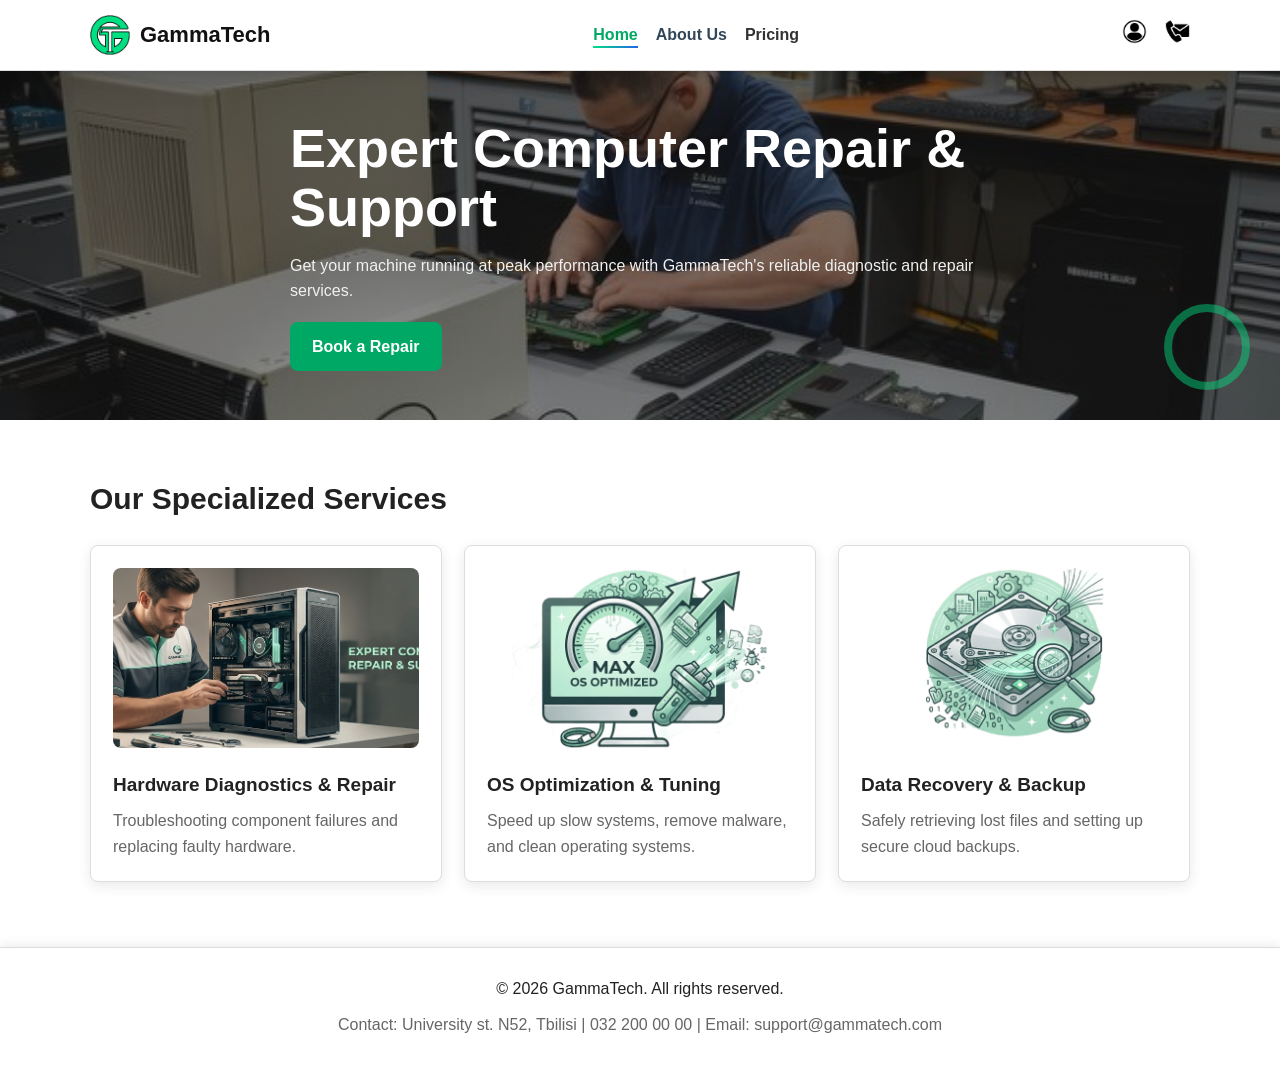
<file: index.html>
﻿<!DOCTYPE html>
<html lang="en">
<head>
    <meta charset="UTF-8">
    <meta name="viewport" content="width=device-width, initial-scale=1.0">
    <title>GammaTech | Home</title>
    <link rel="stylesheet" href="style.css">
    <link rel="icon" type="image/png" href="assets/GammaTechLogo.png">
</head>
<body>

    <header class="main-header">
        <div class="container">
            <h1 class="logo">
                <a href="index.html">
                    <img class="companyLogo" src="assets/GammaTechLogo.png" alt="">GammaTech</a>
            </h1>
            <nav class= "main-nav" aria-label="Main Navigation">
                <ul>
                    <li><a href="index.html" class="active">Home</a></li>
                    <li><a href="about.html">About Us</a></li>
                    <li><a href="pricing.html">Pricing</a></li>
                </ul>
            </nav>
            <nav class="user-actions-nav" aria-label="User Actions">
                <ul>
                    <li><a class="icons" href="login.html"><img class="icons login" src="assets/avatar.png" alt="Login"></a></li>
                    <li><a class="icons" href="contact.html"><img class="icons contact" src="assets/contact-us.png" alt="Contact"></a></li>
                </ul>
            </nav>
        </div>
    </header>

    <main>
        <section class="hero">
            <div class="hero-text">
                <h2>Expert Computer Repair & Support</h2>
                <p>Get your machine running at peak performance with GammaTech's reliable diagnostic and repair services.</p>
                <a href="pricing.html#pricing-tiers" class="btn">Book a Repair</a>
            </div>
        </section>

        <section class="featured">
            <h3>Our Specialized Services</h3>
            <div class="grid-layout">
                <article class="card">
                    <img src="assets/hardware-repair.png" alt="Hardware Repair picture">
                    <h4>Hardware Diagnostics & Repair</h4>
                    <p>Troubleshooting component failures and replacing faulty hardware.</p>
                </article>
                <article class="card">
                    <img src="assets/osoptimizationt.png" alt="OS Optimization Icon">
                    <h4>OS Optimization & Tuning</h4>
                    <p>Speed up slow systems, remove malware, and clean operating systems.</p>
                </article>
                <article class="card">
                    <img src="assets/data-recovery.png" alt="Data Recovery Icon">
                    <h4>Data Recovery & Backup</h4>
                    <p>Safely retrieving lost files and setting up secure cloud backups.</p>
                </article>
            </div>
        </section>
    </main>

    <footer>
        <p>&copy; 2026 GammaTech. All rights reserved.</p>
        <p>Contact: University st. N52, Tbilisi | 032 200 00 00 | Email: support@gammatech.com</p>
    </footer>

</body>
</html>
</file>
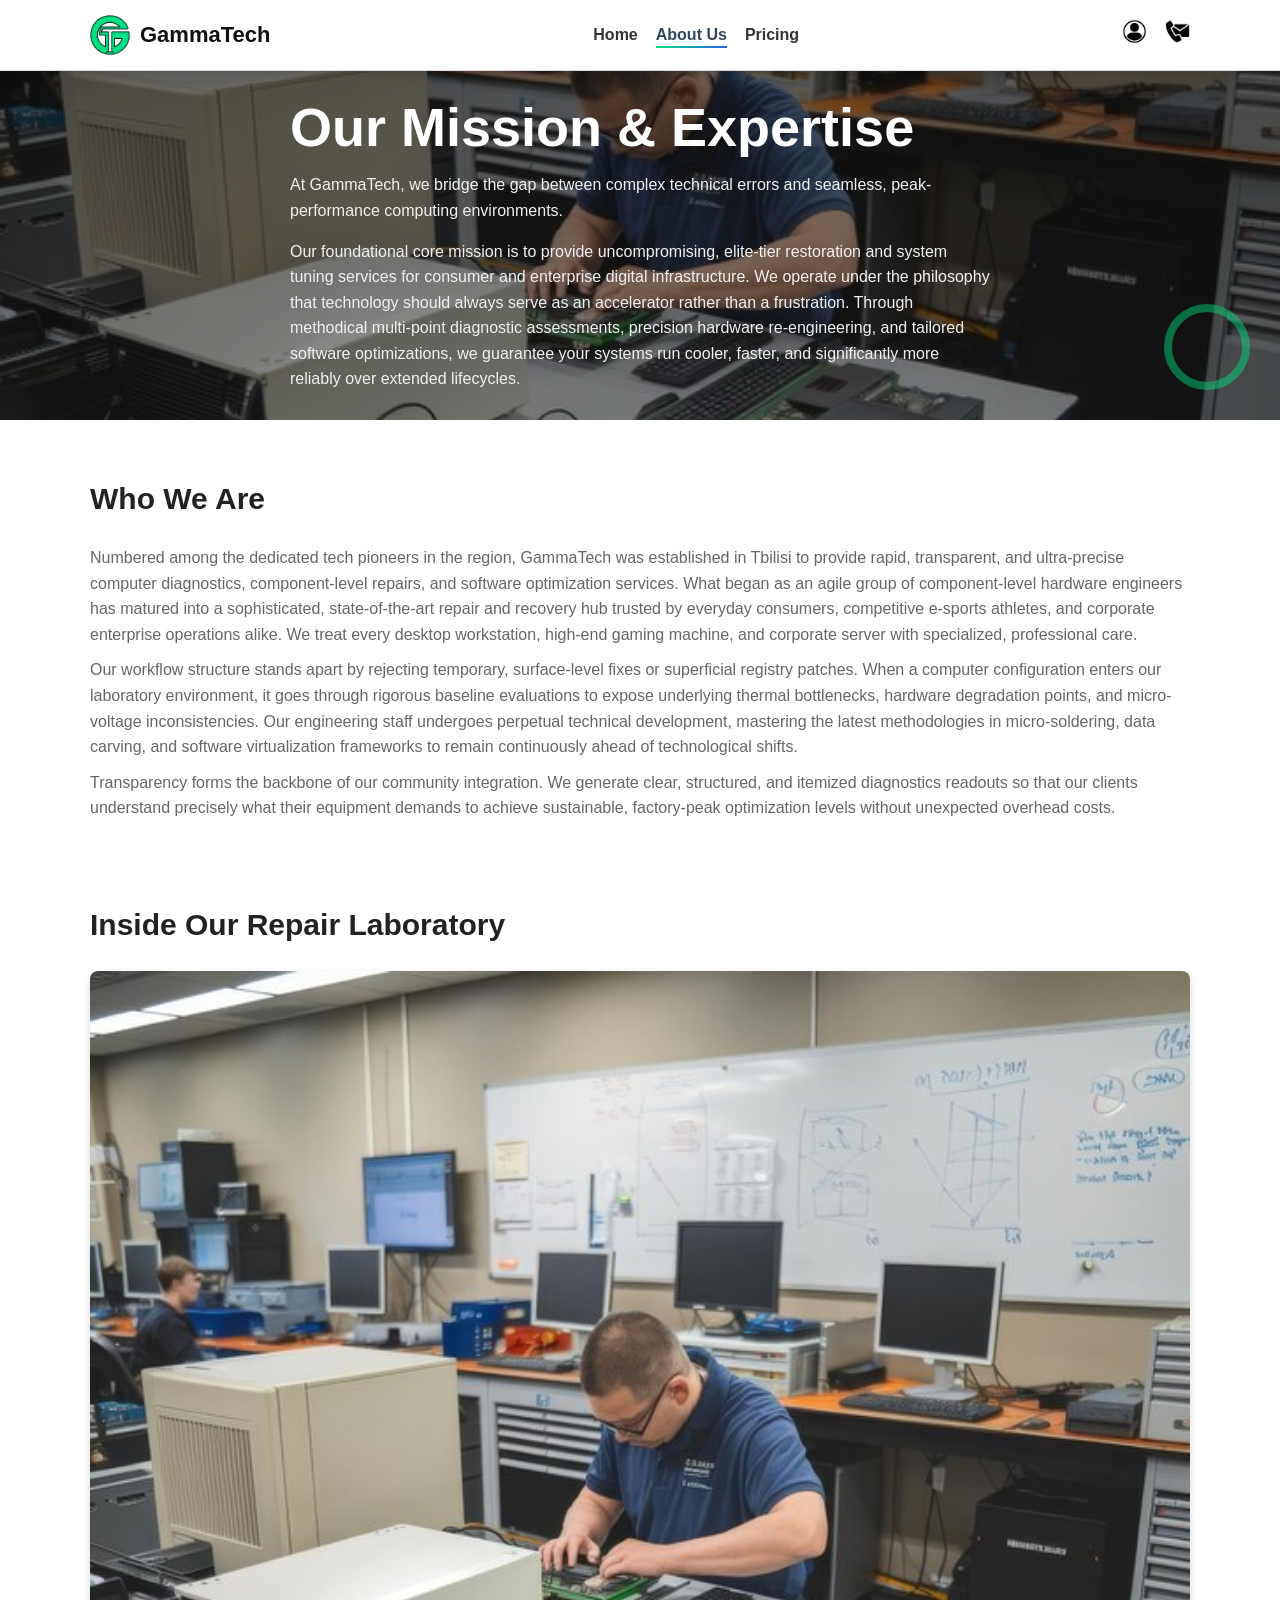
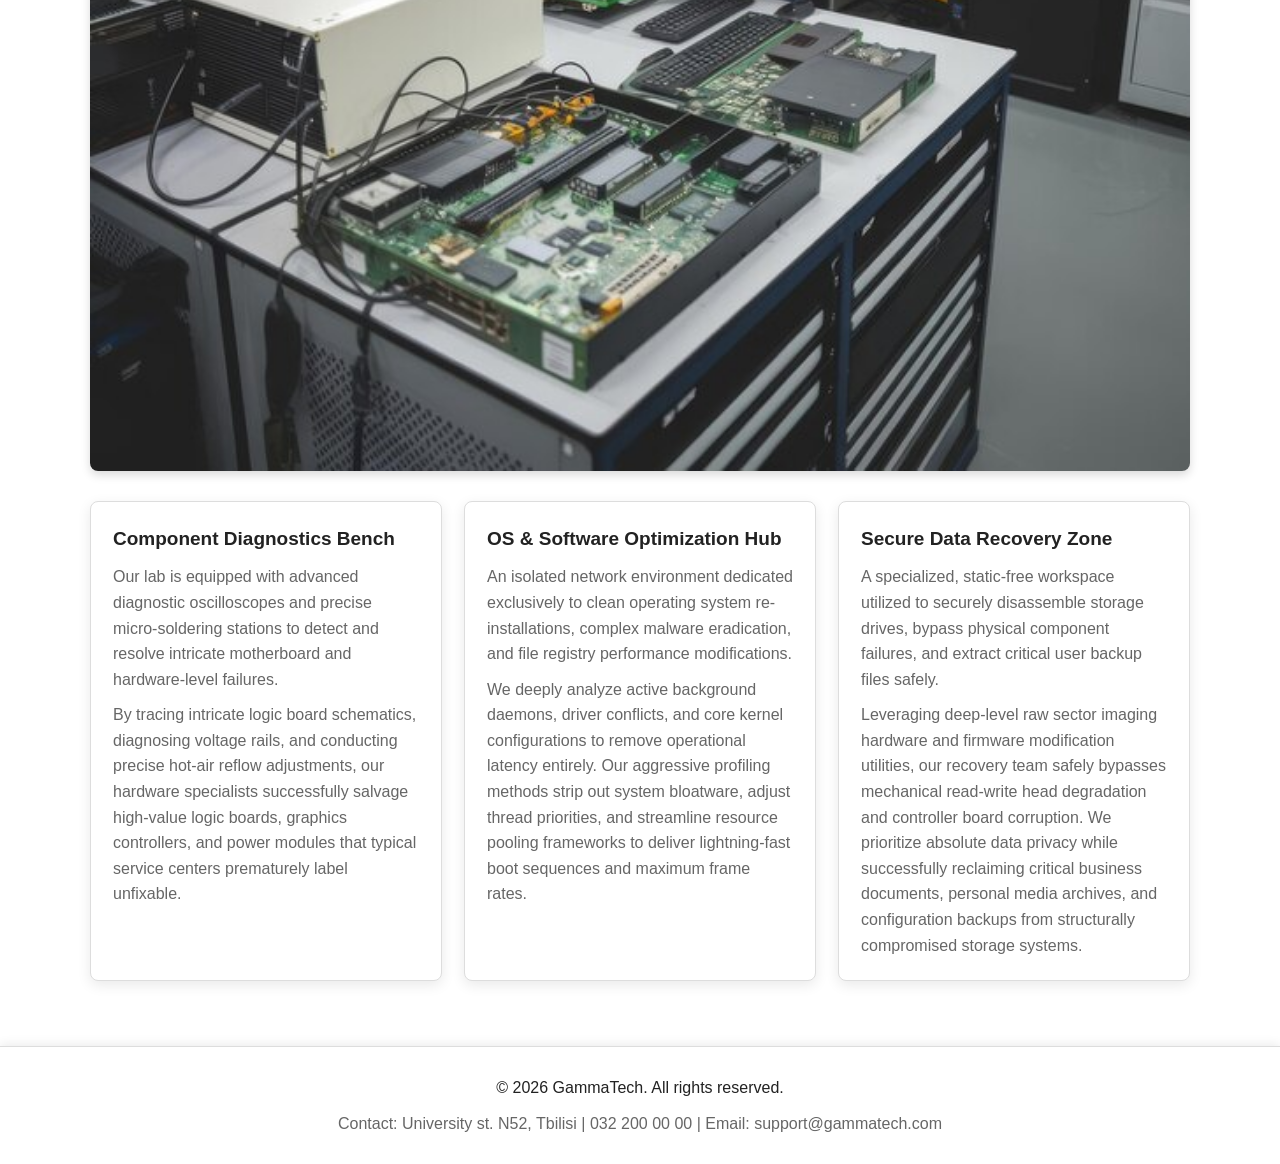
<file: about.html>
﻿<!DOCTYPE html>
<html lang="en">
<head>
    <meta charset="UTF-8">
    <meta name="viewport" content="width=device-width, initial-scale=1.0">
    <title>GammaTech | About Us</title>
    <link rel="stylesheet" href="style.css">
    <link rel="icon" type="image/png" href="assets/GammaTechLogo.png">
</head>
<body>

    <header class="main-header">
        <div class="container">
            <h1 class="logo">
                <a href="/">
                    <img class="companyLogo" src="assets/GammaTechLogo.png" alt="">GammaTech</a>
            </h1>
            <nav class="main-nav" aria-label="Main Navigation">
                <ul>
                    <li><a href="index.html">Home</a></li>
                    <li><a href="about.html" class="active">About Us</a></li>
                    <li><a href="pricing.html">Pricing</a></li>
                </ul>
            </nav>
            <nav class="user-actions-nav" aria-label="User Actions">
                <ul>
                    <li><a class="icons" href="login.html"><img class="icons login" src="assets/avatar.png" alt="Login"></a></li>
                    <li><a class="icons" href="contact.html"><img class="icons contact" src="assets/contact-us.png" alt="Contact"></a></li>
                </ul>
            </nav>
        </div>
    </header>

    <main class="about-page">
        
        <section class="about-hero">
            <div class="about-hero-text">
                <h2>Our Mission & Expertise</h2>
                <p class="lead-text">At GammaTech, we bridge the gap between complex technical errors and seamless, peak-performance computing environments.</p>
                <p>Our foundational core mission is to provide uncompromising, elite-tier restoration and system tuning services for consumer and enterprise digital infrastructure. We operate under the philosophy that technology should always serve as an accelerator rather than a frustration. Through methodical multi-point diagnostic assessments, precision hardware re-engineering, and tailored software optimizations, we guarantee your systems run cooler, faster, and significantly more reliably over extended lifecycles.</p>
            </div>
        </section>

        <section class="about-story container">
            <div class="story-content">
                <h3>Who We Are</h3>
                <p>Numbered among the dedicated tech pioneers in the region, GammaTech was established in Tbilisi to provide rapid, transparent, and ultra-precise computer diagnostics, component-level repairs, and software optimization services. What began as an agile group of component-level hardware engineers has matured into a sophisticated, state-of-the-art repair and recovery hub trusted by everyday consumers, competitive e-sports athletes, and corporate enterprise operations alike. We treat every desktop workstation, high-end gaming machine, and corporate server with specialized, professional care.</p>
                <p>Our workflow structure stands apart by rejecting temporary, surface-level fixes or superficial registry patches. When a computer configuration enters our laboratory environment, it goes through rigorous baseline evaluations to expose underlying thermal bottlenecks, hardware degradation points, and micro-voltage inconsistencies. Our engineering staff undergoes perpetual technical development, mastering the latest methodologies in micro-soldering, data carving, and software virtualization frameworks to remain continuously ahead of technological shifts.</p>
                <p>Transparency forms the backbone of our community integration. We generate clear, structured, and itemized diagnostics readouts so that our clients understand precisely what their equipment demands to achieve sustainable, factory-peak optimization levels without unexpected overhead costs.</p>
            </div>
        </section>

        <section class="facility-section container">
            <h3>Inside Our Repair Laboratory</h3>
            
            <div class="main-facility-image-wrapper">
                <img class="main-facility-image" src="assets/repair-shop.jpg" alt="GammaTech Main Integrated Repair Shop and Diagnostic Laboratory Facility">
            </div>

            <div class="grid-layout">
                
                <article class="card facility-card">
                    <h4>Component Diagnostics Bench</h4>
                    <p>Our lab is equipped with advanced diagnostic oscilloscopes and precise micro-soldering stations to detect and resolve intricate motherboard and hardware-level failures.</p>
                    <p>By tracing intricate logic board schematics, diagnosing voltage rails, and conducting precise hot-air reflow adjustments, our hardware specialists successfully salvage high-value logic boards, graphics controllers, and power modules that typical service centers prematurely label unfixable.</p>
                </article>

                <article class="card facility-card">
                    <h4>OS & Software Optimization Hub</h4>
                    <p>An isolated network environment dedicated exclusively to clean operating system re-installations, complex malware eradication, and file registry performance modifications.</p>
                    <p>We deeply analyze active background daemons, driver conflicts, and core kernel configurations to remove operational latency entirely. Our aggressive profiling methods strip out system bloatware, adjust thread priorities, and streamline resource pooling frameworks to deliver lightning-fast boot sequences and maximum frame rates.</p>
                </article>

                <article class="card facility-card">
                    <h4>Secure Data Recovery Zone</h4>
                    <p>A specialized, static-free workspace utilized to securely disassemble storage drives, bypass physical component failures, and extract critical user backup files safely.</p>
                    <p>Leveraging deep-level raw sector imaging hardware and firmware modification utilities, our recovery team safely bypasses mechanical read-write head degradation and controller board corruption. We prioritize absolute data privacy while successfully reclaiming critical business documents, personal media archives, and configuration backups from structurally compromised storage systems.</p>
                </article>

            </div>
        </section>
    </main>

    <footer>
        <p>&copy; 2026 GammaTech. All rights reserved.</p>
        <p>Contact: University st. N52, Tbilisi | 032 200 00 00 | Email: support@gammatech.com</p>
    </footer>

</body>
</html>
</file>
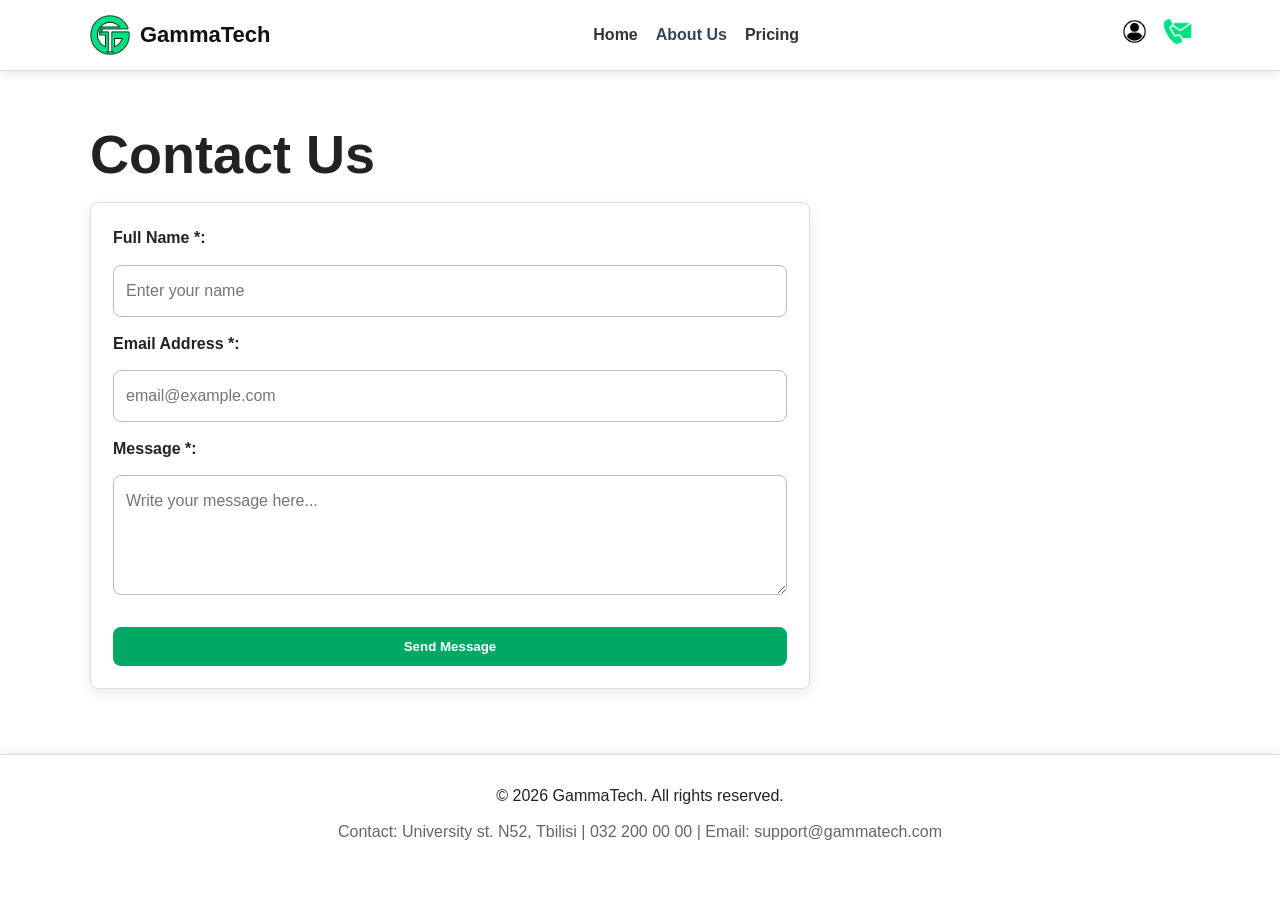
<file: contact.html>
﻿<!DOCTYPE html>
<html lang="en">
<head>
    <meta charset="UTF-8">
    <meta name="viewport" content="width=device-width, initial-scale=1.0">
    <title>GammaTech | Contact Us</title>
    <link rel="stylesheet" href="style.css">
    <link rel="icon" type="image/png" href="assets/GammaTechLogo.png">
</head>
<body>
    <header class="main-header">
        <div class="container">
            <h1 class="logo">
                <a href="/">
                    <img class="companyLogo" src="assets/GammaTechLogo.png" alt="">GammaTech</a>
            </h1>
            <nav class= "main-nav" aria-label="Main Navigation">
                <ul>
                    <li><a href="index.html">Home</a></li>
                    <li><a href="about.html">About Us</a></li>
                    <li><a href="pricing.html">Pricing</a></li>
                </ul>
            </nav>
            <nav class="user-actions-nav" aria-label="User Actions">
                <ul>
                    <li><a class="icons" href="login.html"><img class="icons login" src="assets/avatar.png" alt="Login"></a></li>
                    <li><a class="icons active" href="contact.html"><img class="icons contact" src="assets/contact-us.png" alt="Contact"></a></li>
                </ul>
            </nav>
        </div>
    </header>

    <main class="container">
        <h2>Contact Us</h2>
        <form action="#" method="POST" class="contact-form">
            <label for="name">Full Name *:</label>
            <input type="text" id="name" name="user_name" placeholder="Enter your name" required>

            <label for="email">Email Address *:</label>
            <input type="email" id="email" name="user_email" placeholder="email@example.com" required>

            <label for="message">Message *:</label>
            <textarea id="message" name="user_message" placeholder="Write your message here..." required></textarea>

            <button type="submit">Send Message</button>
        </form>
    </main>

    <footer>
        <p>&copy; 2026 GammaTech. All rights reserved.</p>
        <p>Contact: University st. N52, Tbilisi | 032 200 00 00 | Email: support@gammatech.com</p>
    </footer>

    <script src="script.js"></script>
</body>
</html>
</file>
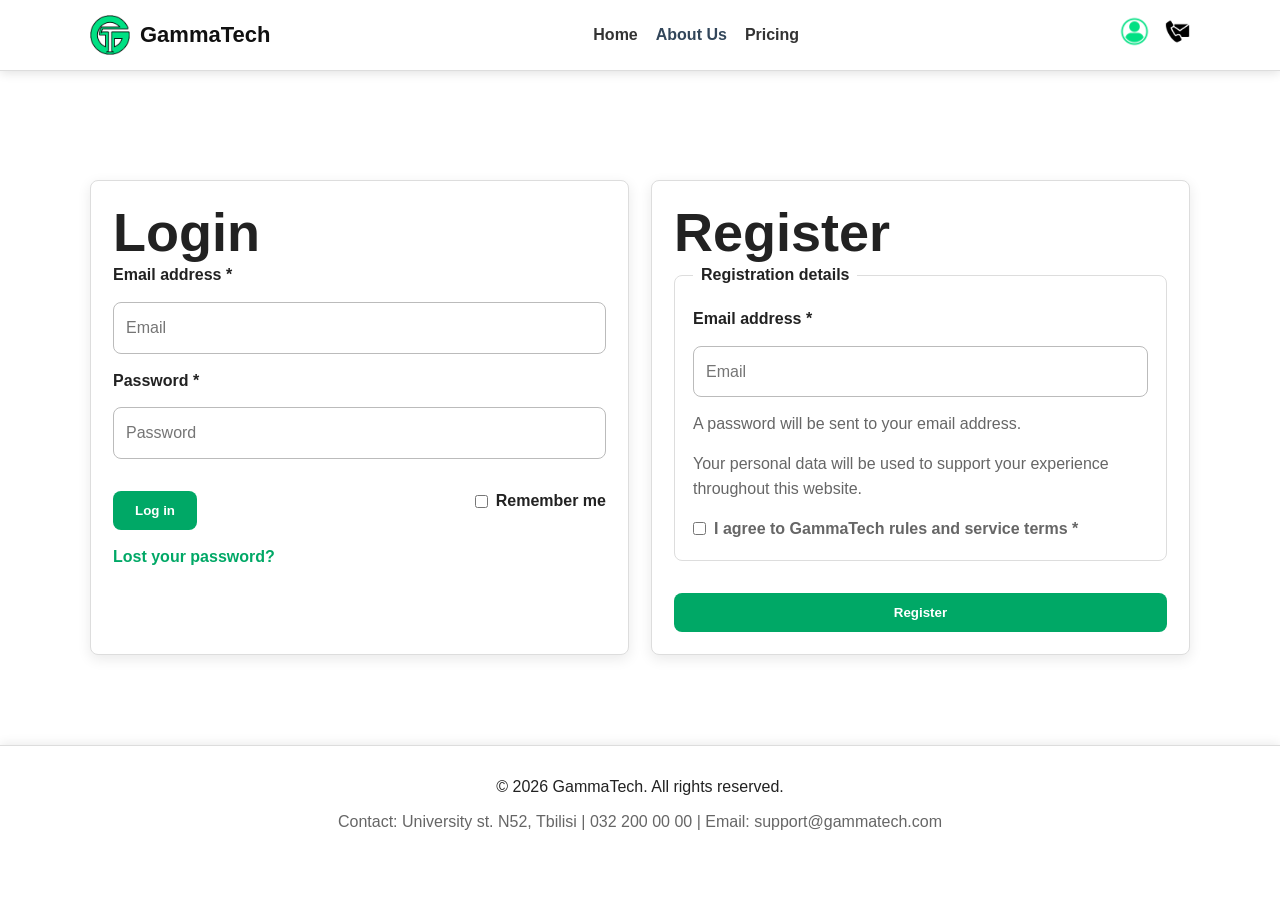
<file: login.html>
﻿<!DOCTYPE html>
<html lang="en">
<head>
    <meta charset="UTF-8">
    <meta name="viewport" content="width=device-width, initial-scale=1.0">
    <title>GammaTech | Login & Register</title>
    <link rel="stylesheet" href="style.css">
    <link rel="icon" type="image/png" href="assets/GammaTechLogo.png">
</head>
<body>

    <header class="main-header">
        <div class="container">
            <h1 class="logo">
                <a href="/">
                    <img class="companyLogo" src="assets/GammaTechLogo.png" alt="">GammaTech</a>
            </h1>
            <nav class= "main-nav" aria-label="Main Navigation">
                <ul>
                    <li><a href="index.html">Home</a></li>
                    <li><a href="about.html">About Us</a></li>
                    <li><a href="pricing.html">Pricing</a></li>
                </ul>
            </nav>
            <nav class="user-actions-nav" aria-label="User Actions">
                <ul>
                    <li><a class="icons active" href="login.html"><img class="icons login" src="assets/avatar.png" alt="Login"></a></li>
                    <li><a class="icons" href="contact.html"><img class="icons contact" src="assets/contact-us.png" alt="Contact"></a></li>
                </ul>
            </nav>
        </div>
    </header>

    <main class="container">
        <section class="auth-section">
            <div class="auth-grid">
                
                <article class="auth-box">
                    <h2>Login</h2>
                    <form action="#" method="POST" class="auth-form">
                        <label for="login-user">Email address *</label>
                        <input type="email" id="login-user" name="email" placeholder="Email" required>
                        
                        <label for="login-pass">Password *</label>
                        <input type="password" id="login-pass" name="password" placeholder="Password" required>
                        
                        <div class="form-footer">
                            <button type="submit" class="btn-primary">Log in</button>
                            <label class="remember-me">
                                <input type="checkbox" name="remember"> Remember me
                            </label>
                        </div>
                        <button type="button" class="lost-password">Lost your password?</button>
                    </form>
                </article>

                <article class="auth-box">
                    <h2>Register</h2>
                    <form action="#" method="POST" class="auth-form">
                        <fieldset>
                            <legend>Registration details</legend>

                            <label for="reg-email">Email address *</label>
                            <input type="email" id="reg-email" name="reg_email" placeholder="Email" required>
                            
                            <p class="form-info">
                                A password will be sent to your email address.
                            </p>
                            
                            <p class="form-info">
                                Your personal data will be used to support your experience throughout this website.
                            </p>

                            <label class="agree-rules">
                                <input type="checkbox" name="agree_rules" required>
                                I agree to GammaTech rules and service terms *
                            </label>
                        </fieldset>

                        <button type="submit" class="btn-primary">Register</button>
                    </form>
                </article>

            </div>
        </section>
    </main>

    <footer>
        <p>&copy; 2026 GammaTech. All rights reserved.</p>
        <p>Contact: University st. N52, Tbilisi | 032 200 00 00 | Email: support@gammatech.com</p>
    </footer>

    <script src="script.js"></script>
</body>
</html>
</file>
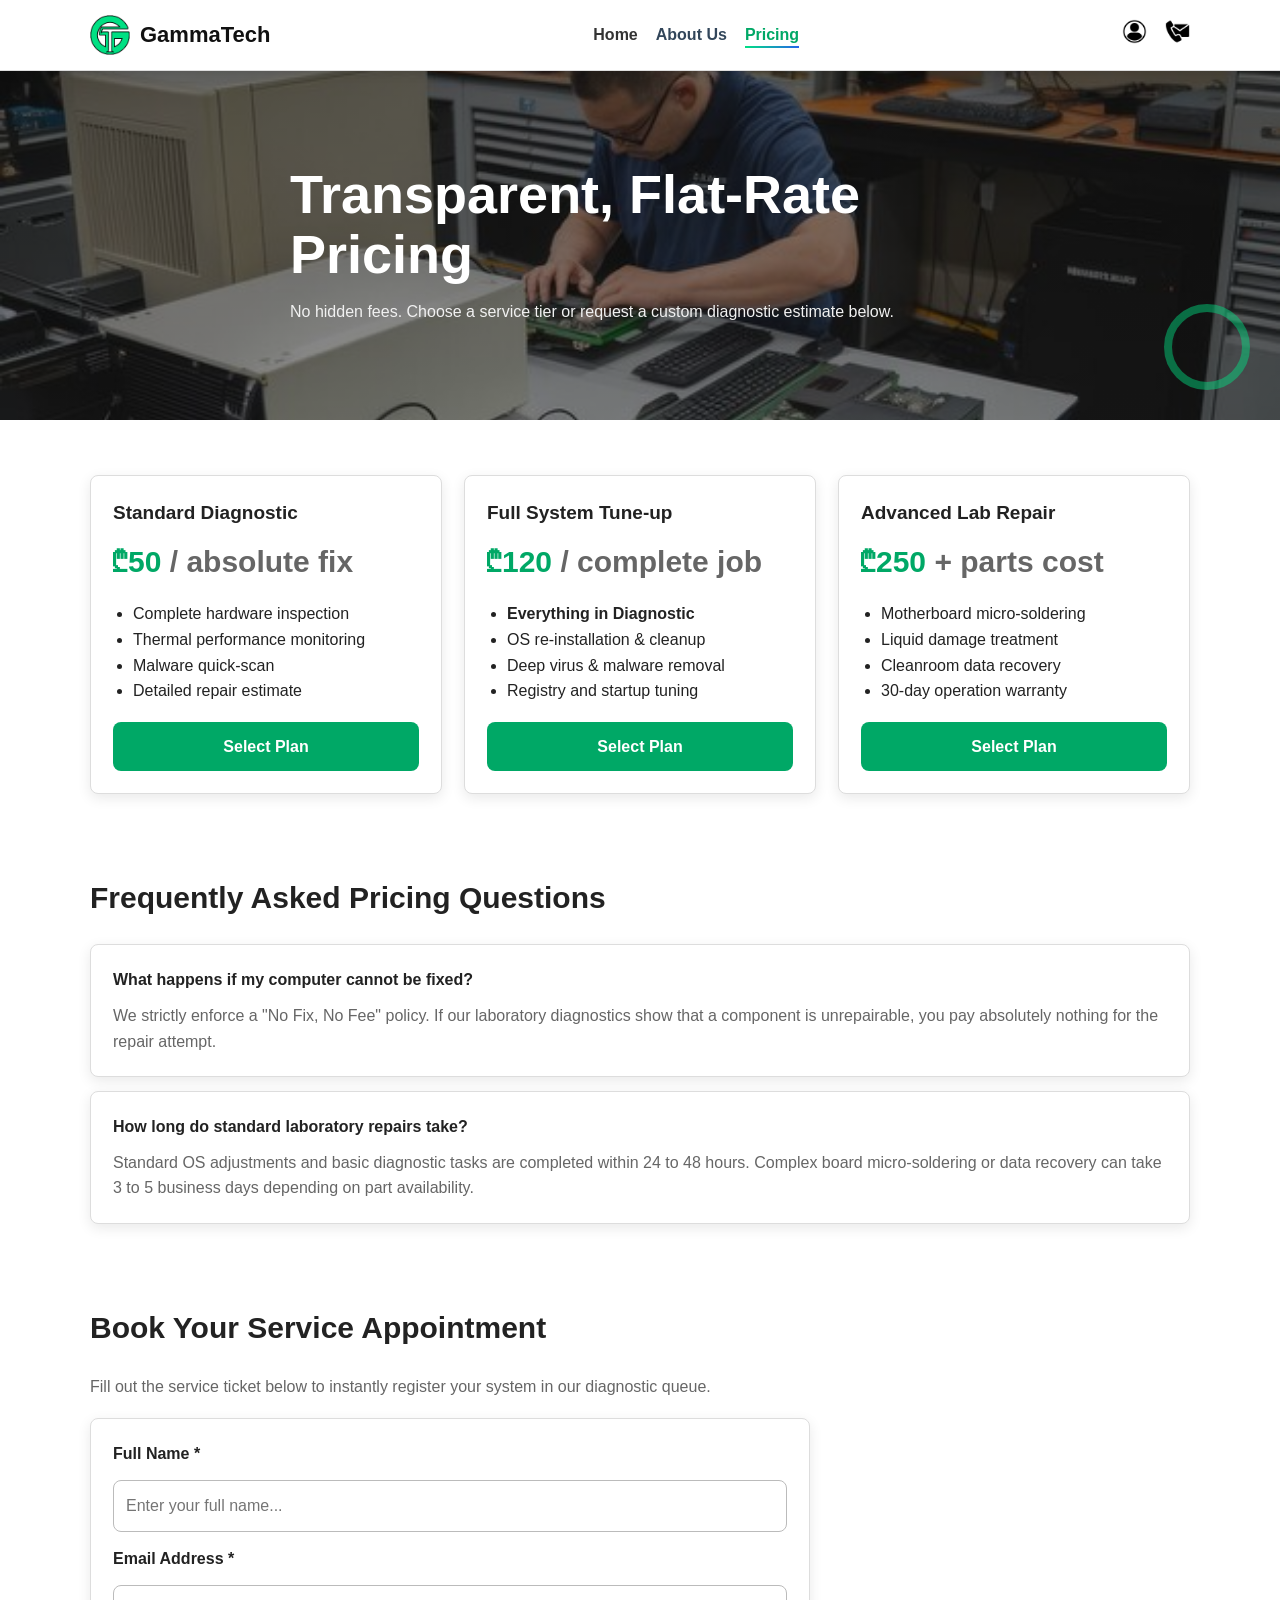
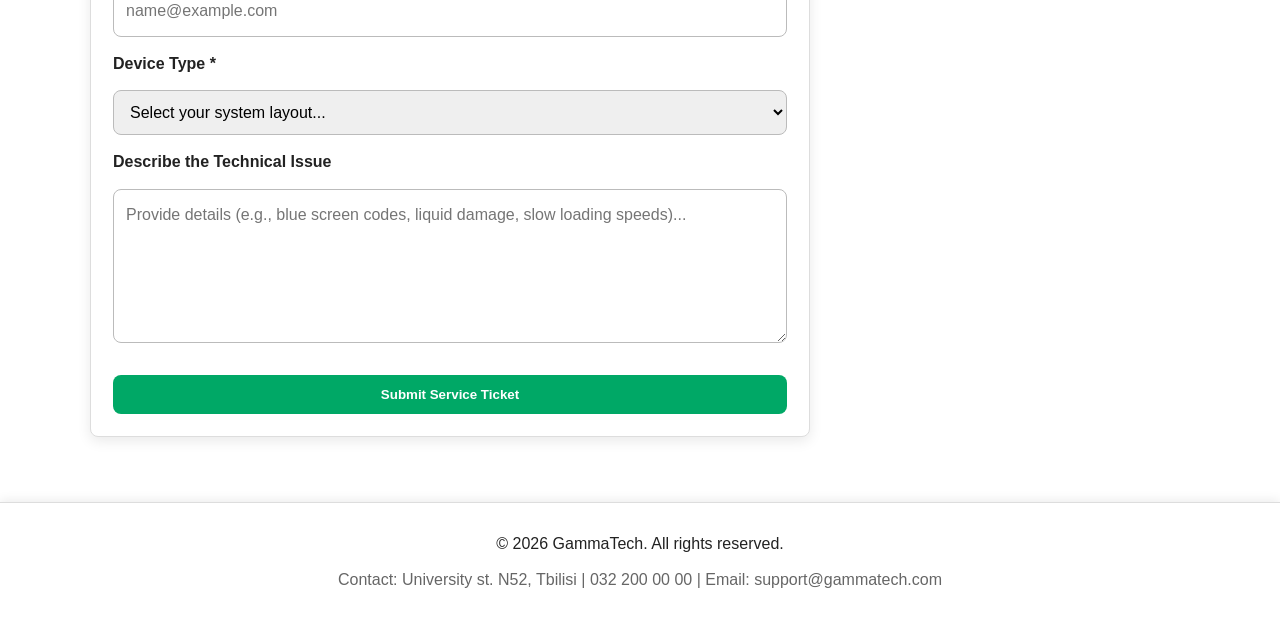
<file: pricing.html>
﻿<!DOCTYPE html>
<html lang="en">
<head>
    <meta charset="UTF-8">
    <meta name="viewport" content="width=device-width, initial-scale=1.0">
    <title>GammaTech | Pricing & Booking</title>
    <link rel="stylesheet" href="style.css">
    <link rel="icon" type="image/png" href="assets/GammaTechLogo.png">
</head>
<body>

    <header class="main-header">
        <div class="container">
            <h1 class="logo">
                <a href="/">
                    <img class="companyLogo" src="assets/GammaTechLogo.png" alt="">GammaTech</a>
            </h1>
            <nav class= "main-nav" aria-label="Main Navigation">
                <ul>
                    <li><a href="index.html">Home</a></li>
                    <li><a href="about.html">About Us</a></li>
                    <li><a href="pricing.html" class="active">Pricing</a></li>
                </ul>
            </nav>
            <nav class="user-actions-nav" aria-label="User Actions">
                <ul>
                    <li><a class="icons" href="login.html"><img class="icons login" src="assets/avatar.png" alt="Login"></a></li>
                    <li><a class="icons" href="contact.html"><img class="icons contact" src="assets/contact-us.png" alt="Contact"></a></li>
                </ul>
            </nav>
        </div>
    </header>

    <main class="pricing-page">
        <section class="pricing-hero">
            <div class="pricing-hero-text">
                <h2>Transparent, Flat-Rate Pricing</h2>
                <p class="lead-text">No hidden fees. Choose a service tier or request a custom diagnostic estimate below.</p>
            </div>
        </section>

        <section id="pricing-tiers" class="pricing-tiers container">
            <div class="grid-layout">
                
                <article class="card pricing-card">
                    <div class="price-header">
                        <h4>Standard Diagnostic</h4>
                        <div class="price-amount">₾50<span> / absolute fix</span></div>
                    </div>
                    <ul class="plan-features">
                        <li>Complete hardware inspection</li>
                        <li>Thermal performance monitoring</li>
                        <li>Malware quick-scan</li>
                        <li>Detailed repair estimate</li>
                    </ul>
                    <a href="#booking-form-section" class="btn plan-btn">Select Plan</a>
                </article>

                <article class="card pricing-card featured-plan">
                    <div class="price-header">
                        <h4>Full System Tune-up</h4>
                        <div class="price-amount">₾120<span> / complete job</span></div>
                    </div>
                    <ul class="plan-features">
                        <li><strong>Everything in Diagnostic</strong></li>
                        <li>OS re-installation & cleanup</li>
                        <li>Deep virus & malware removal</li>
                        <li>Registry and startup tuning</li>
                    </ul>
                    <a href="#booking-form-section" class="btn plan-btn">Select Plan</a>
                </article>

                <article class="card pricing-card">
                    <div class="price-header">
                        <h4>Advanced Lab Repair</h4>
                        <div class="price-amount">₾250<span> + parts cost</span></div>
                    </div>
                    <ul class="plan-features">
                        <li>Motherboard micro-soldering</li>
                        <li>Liquid damage treatment</li>
                        <li>Cleanroom data recovery</li>
                        <li>30-day operation warranty</li>
                    </ul>
                    <a href="#booking-form-section" class="btn plan-btn">Select Plan</a>
                </article>

            </div>
        </section>

        <section class="faq-section container">
            <h3>Frequently Asked Pricing Questions</h3>
            <div class="accordion-container">
                
                <div class="accordion-item">
                    <button class="accordion-header" type="button">What happens if my computer cannot be fixed?</button>
                    <div class="accordion-content">
                        <p>We strictly enforce a "No Fix, No Fee" policy. If our laboratory diagnostics show that a component is unrepairable, you pay absolutely nothing for the repair attempt.</p>
                    </div>
                </div>

                <div class="accordion-item">
                    <button class="accordion-header" type="button">How long do standard laboratory repairs take?</button>
                    <div class="accordion-content">
                        <p>Standard OS adjustments and basic diagnostic tasks are completed within 24 to 48 hours. Complex board micro-soldering or data recovery can take 3 to 5 business days depending on part availability.</p>
                    </div>
                </div>

            </div>
        </section>

        <section id="booking-form-section" class="form-section container">
            <h3>Book Your Service Appointment</h3>
            <p>Fill out the service ticket below to instantly register your system in our diagnostic queue.</p>
            
            <form action="#" method="POST" class="styled-form">
                <div class="form-group">
                    <label for="clientName">Full Name *</label>
                    <input type="text" id="clientName" name="clientName" placeholder="Enter your full name..." required>
                </div>

                <div class="form-group">
                    <label for="clientEmail">Email Address *</label>
                    <input type="email" id="clientEmail" name="clientEmail" placeholder="name@example.com" required>
                </div>

                <div class="form-group">
                    <label for="deviceType">Device Type *</label>
                    <select id="deviceType" name="deviceType" required>
                        <option value="" disabled selected>Select your system layout...</option>
                        <option value="desktop">Custom Desktop PC</option>
                        <option value="laptop">Laptop / Notebook</option>
                        <option value="mac">Apple Mac System</option>
                    </select>
                </div>

                <div class="form-group">
                    <label for="issueDescription">Describe the Technical Issue</label>
                    <textarea id="issueDescription" name="issueDescription" placeholder="Provide details (e.g., blue screen codes, liquid damage, slow loading speeds)..." rows="5" required></textarea>
                </div>

                <button type="submit" class="btn form-submit-btn">Submit Service Ticket</button>
            </form>
        </section>
    </main>

    <footer>
        <p>&copy; 2026 GammaTech. All rights reserved.</p>
        <p>Contact: University st. N52, Tbilisi | 032 200 00 00 | Email: support@gammatech.com</p>
    </footer>

    <script src="script.js"></script>
</body>
</html>
</file>
<file: style.css>
﻿* {
    margin: 0;
    padding: 0;
    box-sizing: border-box;
}

body {
    min-height: 100vh;
    display: grid;
    grid-template-rows: auto 1fr auto;
    padding-top: 70px;
    font-family: Arial, Helvetica, sans-serif;
    color: #222;
    background: #fff;
    line-height: 1.6;
}

body ::selection {
    background: rgba(0, 224, 131, 0.3);
    color: #111;
}

main {
    background: #fff;
}

img {
    max-width: 100%;
}

.container,
.featured {
    width: min(1100px, calc(100% - 40px));
    margin: 0 auto;
}

.main-header {
    position: fixed;
    top: 0;
    left: 0;
    width: 100%;
    z-index: 10;
    background: #fff;
    border-bottom: 1px solid #ddd;
    box-shadow: 0 2px 10px rgba(0, 0, 0, 0.12);
}

.main-header .container {
    min-height: 70px;
    display: flex;
    align-items: center;
    justify-content: space-between;
    gap: 20px;
}

.logo a {
    display: flex;
    align-items: center;
    gap: 10px;
    color: #111;
    text-decoration: none;
    font-size: 22px;
    font-weight: 700;
}

.companyLogo {
    width: 40px;
    height: 40px;
    object-fit: contain;
    border-radius: 8px;
}

nav ul {
    list-style: none;
    display: flex;
    align-items: center;
    gap: 18px;
}

nav a {
    position: relative;
    color: #333;
    text-decoration: none;
    font-weight: 600;
    transition: color 0.25s ease, transform 0.25s ease;
}

.main-nav li:nth-of-type(2) a {
    color: rgb(50, 70, 90);
}

.main-nav a::after {
    content: "";
    position: absolute;
    left: 0;
    bottom: -5px;
    width: 100%;
    height: 2px;
    background: linear-gradient(90deg, #00e083, #2563eb);
    transform: scaleX(0);
    transform-origin: left;
    transition: transform 0.25s ease;
}

.main-nav a:hover,
.main-nav a.active {
    color: #00a866;
    transform: translateY(-1px);
}

.main-nav a:hover::after,
.main-nav a.active::after {
    transform: scaleX(1);
}

img.icons {
    width: 25px;
    height: 25px;
    object-fit: contain;
    transition: transform 0.25s ease;
}

a.icons:hover img,
a.icons.active img {
    transform: scale(1.18);
}

a.icons:hover img.login,
a.icons.active img.login {
    content: url("assets/avatarg.png");
}

a.icons:hover img.contact,
a.icons.active img.contact {
    content: url("assets/contact-us-g.png");
}

.hero,
.about-hero,
.pricing-hero {
    position: relative;
    min-height: 350px;
    display: flex;
    align-items: center;
    color: #fff;
    background: linear-gradient(rgba(0, 0, 0, 0.55), rgba(0, 0, 0, 0.45)), url("assets/repair-shop.jpg") center / cover no-repeat;
    overflow: hidden;
}

.hero::before,
.about-hero::before,
.pricing-hero::before {
    content: "";
    position: absolute;
    right: 30px;
    bottom: 30px;
    width: 70px;
    height: 70px;
    border: 8px solid rgba(0, 224, 131, 0.45);
    border-radius: 50%;
    animation: floatCircle 4s ease-in-out infinite;
}

.hero-text,
.about-hero-text,
.pricing-hero-text {
    position: relative;
    z-index: 1;
    width: min(700px, calc(100% - 40px));
    margin: 0 auto;
}

h2 {
    font-size: clamp(32px, 5vw, 54px);
    line-height: 1.1;
}

h3 {
    margin-bottom: 22px;
    font-size: 30px;
}

h4 {
    margin-bottom: 8px;
    font-size: 19px;
}

.hero p,
.about-hero p,
.pricing-hero p {
    margin-top: 15px;
    color: #f1f1f1;
}

.featured,
.about-story,
.facility-section,
.pricing-tiers,
.faq-section,
.form-section,
.auth-section,
main.container {
    padding-top: 55px;
    padding-bottom: 25px;
}

.grid-layout,
.auth-grid {
    display: grid;
    grid-template-columns: repeat(3, 1fr);
    gap: 22px;
}

.auth-grid {
    grid-template-columns: repeat(2, 1fr);
}

.card,
.auth-box,
.contact-form,
.styled-form,
.accordion-item {
    padding: 22px;
    background: #fff;
    border: 1px solid #ddd;
    border-radius: 8px;
    box-shadow: 0 4px 14px rgba(0, 0, 0, 0.09);
}

.card {
    transition: transform 0.25s ease, box-shadow 0.25s ease;
}

.card:hover {
    transform: translateY(-5px);
    box-shadow: 0 8px 24px rgba(0, 0, 0, 0.14);
}

.card img {
    width: 100%;
    height: 180px;
    object-fit: cover;
    border-radius: 8px;
    margin-bottom: 14px;
}

.card p,
.about-story p,
.facility-card p,
.form-section p,
.accordion-content,
.form-info,
.price-amount span,
footer p:last-of-type {
    color: #666;
}

.about-story p,
.facility-card p,
.accordion-content {
    margin-top: 10px;
}

.main-facility-image-wrapper {
    margin-bottom: 30px;
    border-radius: 8px;
    overflow: hidden;
    box-shadow: 0 4px 10px rgba(0, 0, 0, 0.15);
}

.main-facility-image {
    width: 100%;
    height: auto;
    display: block;
}

.btn,
.btn-primary,
.contact-form button,
.styled-form button {
    display: inline-block;
    margin-top: 18px;
    padding: 12px 22px;
    border: 0;
    border-radius: 8px;
    background: #00a866;
    color: #fff;
    text-decoration: none;
    font-weight: 700;
    cursor: pointer;
    transition: background 0.25s ease, transform 0.25s ease;
}

.btn:hover,
.btn-primary:hover,
.contact-form button:hover,
.styled-form button:hover {
    background: #008f58;
    transform: translateY(-2px);
}

.pricing-card,
.form-footer,
.remember-me,
footer {
    display: flex;
}

.pricing-card {
    flex-direction: column;
}

.price-amount {
    margin: 10px 0 15px;
    color: #00a866;
    font-size: 30px;
    font-weight: 800;
}

.plan-features {
    margin-left: 20px;
    margin-bottom: 18px;
}

.plan-btn {
    margin-top: auto;
    text-align: center;
}

.accordion-container,
.contact-form,
.styled-form,
.auth-form,
.form-group {
    display: grid;
    gap: 14px;
}

.accordion-header {
    width: 100%;
    border: 0;
    background: transparent;
    color: #222;
    text-align: left;
    font: inherit;
    font-weight: 700;
    cursor: pointer;
}

.accordion-header:hover,
.lost-password:hover {
    color: #00a866;
}

.styled-form,
.contact-form {
    max-width: 720px;
    margin-top: 18px;
}

label {
    font-weight: 700;
}

fieldset {
    display: grid;
    gap: 14px;
    border: 1px solid #ddd;
    border-radius: 8px;
    padding: 18px;
}

legend {
    padding: 0 8px;
    font-weight: 700;
}

.agree-rules {
    display: flex;
    align-items: center;
    gap: 8px;
    color: #666;
}

input,
textarea,
select {
    width: 100%;
    padding: 12px;
    border: 1px solid #bbb;
    border-radius: 8px;
    font: inherit;
    transition: border-color 0.25s ease, box-shadow 0.25s ease;
}

input:focus,
textarea:focus,
select:focus {
    outline: none;
    border-color: #00a866;
    box-shadow: 0 0 0 3px rgba(0, 224, 131, 0.18);
}

textarea {
    min-height: 120px;
    resize: vertical;
}

.form-footer {
    align-items: center;
    justify-content: space-between;
    gap: 15px;
    flex-wrap: wrap;
}

.remember-me {
    align-items: center;
    gap: 8px;
}

.remember-me input {
    width: auto;
}

.agree-rules input {
    width: auto;
}

.lost-password {
    width: fit-content;
    border: 0;
    background: transparent;
    color: #00a866;
    font: inherit;
    font-weight: 700;
    text-decoration: none;
    cursor: pointer;
    padding: 0;
    text-align: left;
}

footer {
    margin-top: 40px;
    padding: 28px 20px;
    flex-direction: column;
    align-items: center;
    gap: 10px;
    text-align: center;
    background: #fff;
    border-top: 1px solid #ddd;
    box-shadow: 0 -2px 10px rgba(0, 0, 0, 0.08);
}

@keyframes floatCircle {
    0%, 100% { transform: translateY(0); }
    50% { transform: translateY(-12px); }
}

@media screen and (max-width: 768px) {
    body {
        padding-top: 115px;
    }

    .main-header .container {
        min-height: 115px;
        padding: 10px 0;
        flex-wrap: wrap;
        justify-content: center;
    }

    .main-nav {
        width: 100%;
    }

    .main-nav ul {
        justify-content: center;
        flex-wrap: wrap;
    }

    .user-actions-nav {
        position: fixed;
        left: 0;
        bottom: 0;
        width: 100%;
        padding: 10px 20px;
        background: #fff;
        border-top: 1px solid #ddd;
        box-shadow: 0 -2px 10px rgba(0, 0, 0, 0.12);
    }

    .user-actions-nav ul {
        justify-content: space-around;
    }

    .grid-layout,
    .auth-grid {
        grid-template-columns: 1fr;
    }

    .hero,
    .about-hero,
    .pricing-hero {
        min-height: 330px;
    }

    .card img {
        height: 300px;
    }

    footer {
        padding-bottom: 90px;
    }
}
</file>
